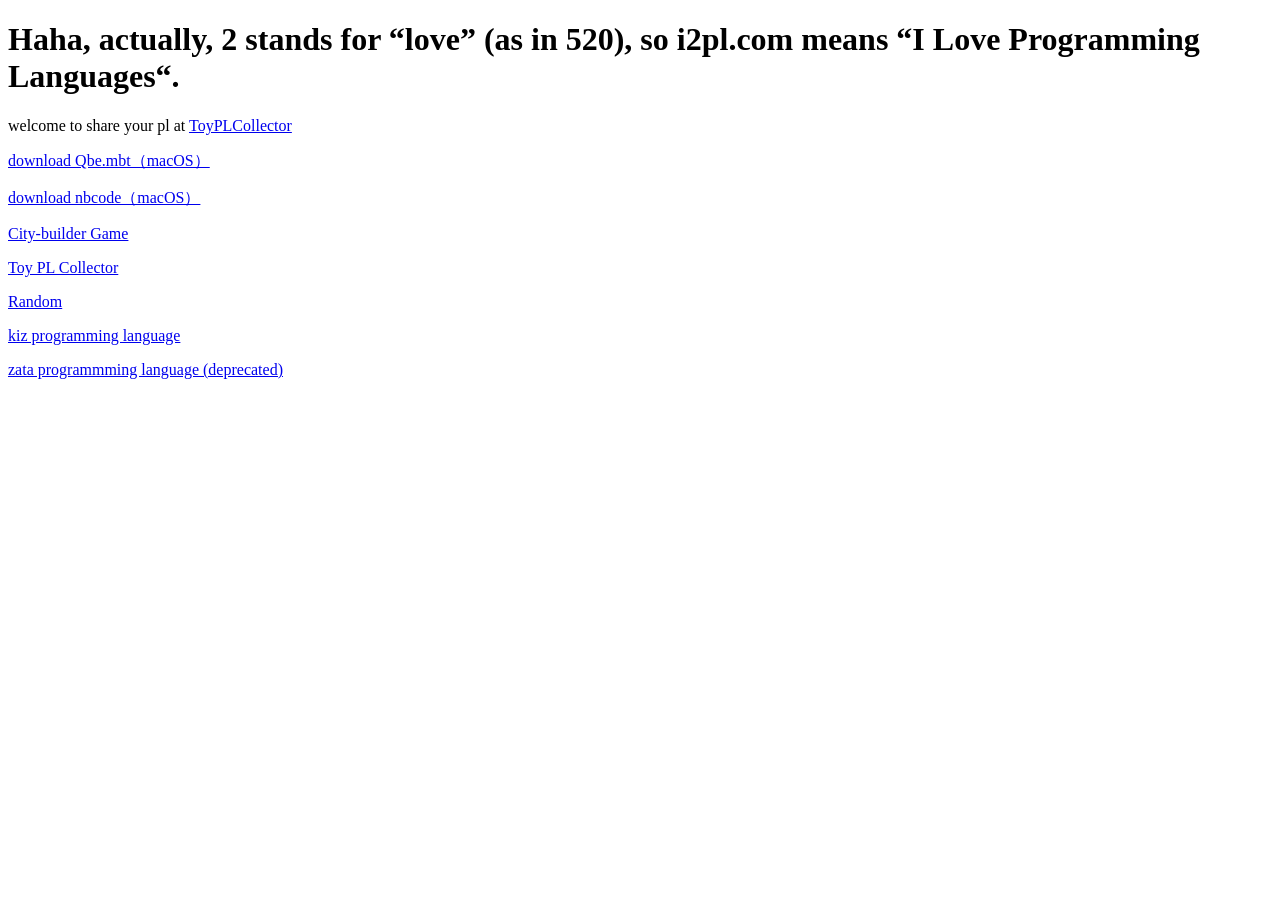
<file: index.html>
<!DOCTYPE html>
<html lang="zh-CN">
<head>
    <meta charset="UTF-8">
    <title>i2pl</title>
</head>
<body>
    <h1>Haha, actually, 2 stands for “love” (as in 520), so i2pl.com means “I Love Programming Languages“.</h1>
    
    <p>welcome to share your pl at <a href="https://coll.i2pl.com"> ToyPLCollector</a></p>
    
    <p><a href="install-qbe-mbt.sh"> download Qbe.mbt（macOS）</a></p>
    <p><a href="download-nbcode.html"> download nbcode（macOS）</a></p>
    <p><a href="cbgame.html"> City-builder Game </a></p>
    <p><a href="https://coll.i2pl.com"> Toy PL Collector</a></p>
    <p><a href="https://random.i2pl.com"> Random</a></p>
    <p><a href="https://kiz.i2pl.com"> kiz programming language</a></p>
    <p><a href="https://zata.i2pl.com"> zata programmming language (deprecated)</a></p>
    
</body>
</html>
</file>
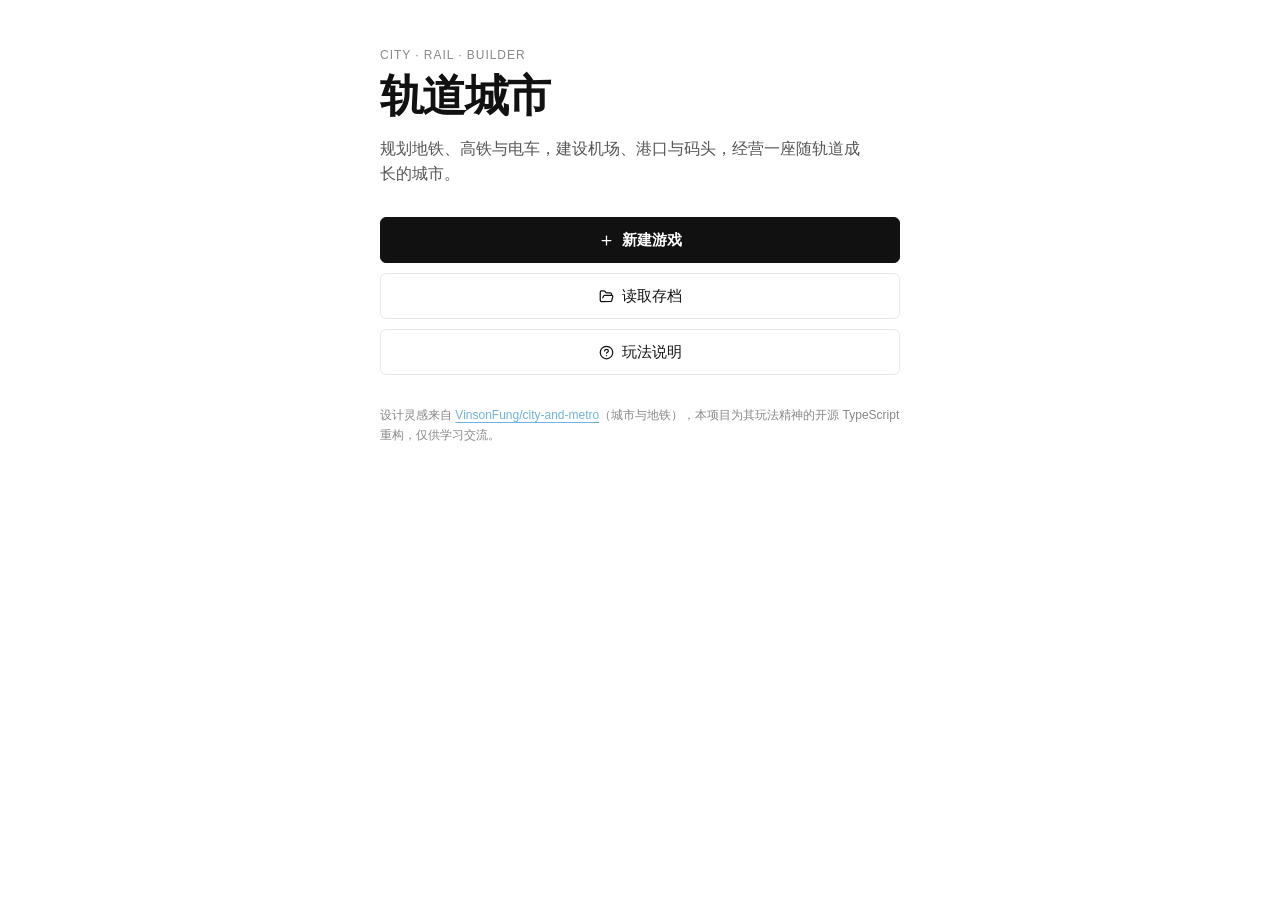
<file: cbgame.html>
<!DOCTYPE html>
<html lang="zh-CN">
<head>
  <meta charset="UTF-8" />
  <meta name="viewport" content="width=device-width, initial-scale=1.0, maximum-scale=1.0, user-scalable=no, viewport-fit=cover" />
  <meta name="theme-color" content="#ffffff" />
  <link rel="icon" href="./cbgame-assets/icon.svg" type="image/svg+xml" />
  <link rel="manifest" href="./cbgame-assets/manifest.webmanifest" />
  <title>轨道城市</title>
  <script type="module" crossorigin src="./cbgame-assets/index-Bnr8bkUw.js"></script>
  <link rel="stylesheet" crossorigin href="./cbgame-assets/index-BnZEUa3I.css">
</head>
<body>
  <canvas id="map"></canvas>
  <div id="app"></div>
</body>
</html>
</file>
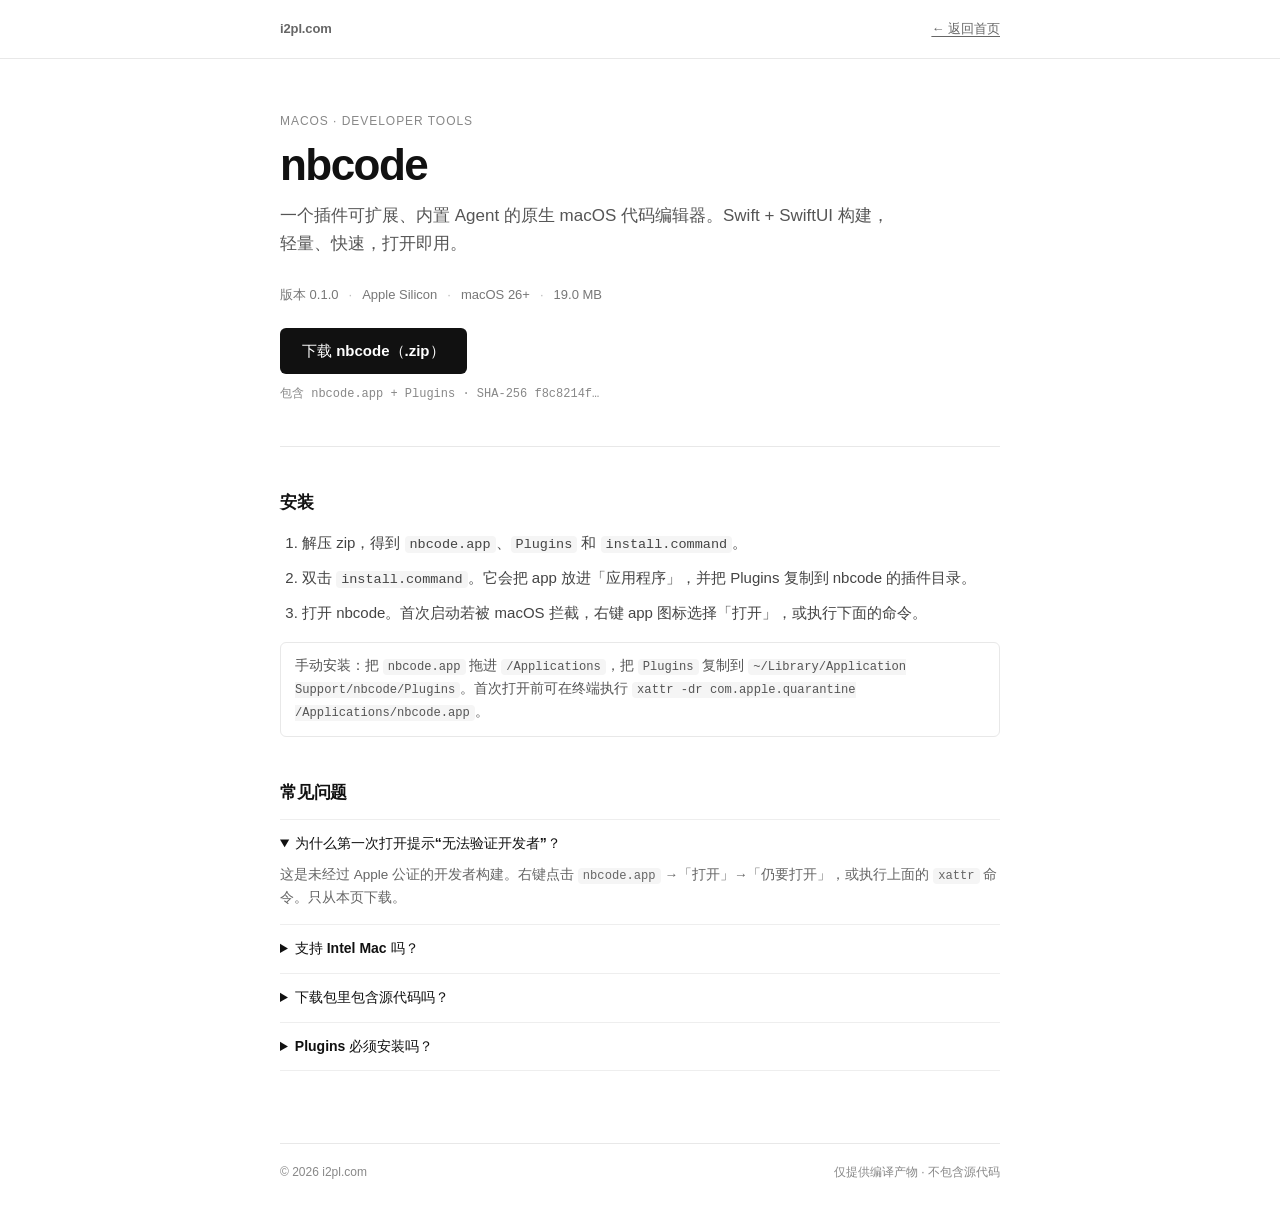
<file: download-nbcode.html>
<!DOCTYPE html>
<html lang="zh-CN">
<head>
<meta charset="UTF-8">
<meta name="viewport" content="width=device-width, initial-scale=1">
<meta name="color-scheme" content="light">
<title>下载 nbcode · i2pl.com</title>
<meta name="description" content="下载 nbcode —— 一个插件可扩展、内置 Agent 的原生 macOS 代码编辑器。">
<meta property="og:title" content="下载 nbcode">
<meta property="og:description" content="插件可扩展、内置 Agent 的原生 macOS 代码编辑器。">
<meta property="og:type" content="website">
<style>
  * { box-sizing: border-box; }
  html { scroll-behavior: smooth; }
  body {
    margin: 0;
    background: #fff;
    color: #111;
    font: 15px/1.7 -apple-system, BlinkMacSystemFont, "SF Pro Text", "PingFang SC", "Hiragino Sans GB", sans-serif;
    -webkit-font-smoothing: antialiased;
  }
  a { color: #111; text-underline-offset: 3px; }
  a:hover { color: #000; }
  .wrap { width: min(720px, calc(100% - 40px)); margin: 0 auto; }
  header { border-bottom: 1px solid #e8e8e8; }
  .nav {
    display: flex; align-items: center; justify-content: space-between;
    gap: 16px; padding: 18px 0; font-size: 13px;
  }
  .nav .brand { font-weight: 600; text-decoration: none; letter-spacing: -.01em; }
  .nav a { color: #666; }
  .nav a:hover { color: #111; }
  main { padding: 52px 0 72px; }
  .kicker { font-size: 12px; letter-spacing: .08em; text-transform: uppercase; color: #888; margin: 0 0 10px; }
  h1 { font-size: 44px; line-height: 1.1; letter-spacing: -.035em; font-weight: 650; margin: 0 0 12px; }
  .lead { font-size: 17px; line-height: 1.65; color: #555; margin: 0 0 26px; max-width: 620px; }
  .meta { display: flex; flex-wrap: wrap; align-items: center; gap: 4px 10px; color: #777; font-size: 13px; margin-bottom: 22px; }
  .meta span:not(:last-child)::after { content: "·"; margin-left: 10px; color: #bbb; }
  .download {
    display: inline-flex; align-items: center; justify-content: center;
    min-height: 46px; padding: 10px 22px;
    background: #111; color: #fff; text-decoration: none;
    border-radius: 6px; font-size: 15px; font-weight: 550;
  }
  .download:hover { background: #000; color: #fff; }
  .fine { margin-top: 10px; color: #888; font-size: 12px; font-family: ui-monospace, SFMono-Regular, Menlo, monospace; overflow-wrap: anywhere; }
  .rule { border: 0; border-top: 1px solid #e8e8e8; margin: 42px 0; }
  h2 { font-size: 17px; font-weight: 600; letter-spacing: -.01em; margin: 0 0 12px; }
  section + section { margin-top: 42px; }
  ol { margin: 0; padding-left: 22px; color: #444; }
  ol li { margin: 8px 0; }
  code {
    font-family: ui-monospace, SFMono-Regular, Menlo, monospace;
    font-size: .9em; background: #f5f5f5; border-radius: 4px;
    padding: 1px 5px; overflow-wrap: anywhere; word-break: break-word;
  }
  .note {
    margin-top: 16px; padding: 12px 14px;
    border: 1px solid #e8e8e8; border-radius: 6px;
    color: #555; font-size: 13.5px;
  }
  .faq { border-top: 1px solid #eee; }
  details { border-bottom: 1px solid #eee; padding: 12px 0; }
  summary { cursor: pointer; font-weight: 550; font-size: 14px; }
  details p { margin: 8px 0 2px; color: #666; font-size: 13.5px; }
  footer {
    border-top: 1px solid #e8e8e8; padding: 18px 0 32px;
    color: #888; font-size: 12px;
    display: flex; justify-content: space-between; gap: 10px; flex-wrap: wrap;
  }
  @media (max-width: 560px) {
    main { padding-top: 38px; }
    h1 { font-size: 36px; }
    .lead { font-size: 16px; }
    .download { width: 100%; }
  }
</style>
</head>
<body>
<header>
  <div class="wrap nav">
    <a class="brand" href="/">i2pl.com</a>
    <a href="/">← 返回首页</a>
  </div>
</header>

<main class="wrap">
  <p class="kicker">macOS · Developer Tools</p>
  <h1>nbcode</h1>
  <p class="lead">一个插件可扩展、内置 Agent 的原生 macOS 代码编辑器。Swift + SwiftUI 构建，轻量、快速，打开即用。</p>

  <div class="meta">
    <span>版本 0.1.0</span>
    <span>Apple Silicon</span>
    <span>macOS 26+</span>
    <span>19.0 MB</span>
  </div>

  <a class="download" href="downloads/nbcode-macos.zip" download>下载 nbcode（.zip）</a>
  <p class="fine" title="f8c8214ffb4304a9793669a48e6805b34c972f22024f7091608a38973a4909d4">包含 nbcode.app + Plugins · SHA-256 f8c8214f…</p>

  <hr class="rule">

  <section>
    <h2>安装</h2>
    <ol>
      <li>解压 zip，得到 <code>nbcode.app</code>、<code>Plugins</code> 和 <code>install.command</code>。</li>
      <li>双击 <code>install.command</code>。它会把 app 放进「应用程序」，并把 Plugins 复制到 nbcode 的插件目录。</li>
      <li>打开 nbcode。首次启动若被 macOS 拦截，右键 app 图标选择「打开」，或执行下面的命令。</li>
    </ol>
    <div class="note">
      手动安装：把 <code>nbcode.app</code> 拖进 <code>/Applications</code>，把 <code>Plugins</code> 复制到
      <code>~/Library/Application Support/nbcode/Plugins</code>。首次打开前可在终端执行
      <code>xattr -dr com.apple.quarantine /Applications/nbcode.app</code>。
    </div>
  </section>

  <section>
    <h2>常见问题</h2>
    <div class="faq">
      <details open>
        <summary>为什么第一次打开提示“无法验证开发者”？</summary>
        <p>这是未经过 Apple 公证的开发者构建。右键点击 <code>nbcode.app</code> →「打开」→「仍要打开」，或执行上面的 <code>xattr</code> 命令。只从本页下载。</p>
      </details>
      <details>
        <summary>支持 Intel Mac 吗？</summary>
        <p>当前构建是 Apple Silicon（arm64），需要 macOS 26 或更高版本。Intel 版本暂未提供。</p>
      </details>
      <details>
        <summary>下载包里包含源代码吗？</summary>
        <p>不包含。这里只分发编译好的应用与插件资源：<code>nbcode.app</code>、<code>Plugins</code> 和安装脚本。</p>
      </details>
      <details>
        <summary>Plugins 必须安装吗？</summary>
        <p>建议安装。没有插件时仍可打开文件，但语言高亮、Git 面板、终端、Agent 工具等能力会缺失。</p>
      </details>
    </div>
  </section>
</main>

<footer class="wrap">
  <span>© <span id="year">2026</span> i2pl.com</span>
  <span>仅提供编译产物 · 不包含源代码</span>
</footer>
<script>
  document.getElementById('year').textContent = new Date().getFullYear();
</script>
</body>
</html>
</file>
<file: cbgame-assets/index-BnZEUa3I.css>
*{box-sizing:border-box;-webkit-tap-highlight-color:transparent}:root{--ink:#111;--muted:#666;--faint:#888;--line:#e8e8e8;--paper:#fff;--code-bg:#f5f5f5;--mono:ui-monospace, SFMono-Regular, Menlo, Consolas, monospace}html,body{height:100%;color:var(--ink);overscroll-behavior:none;touch-action:none;-webkit-font-smoothing:antialiased;background:#f7f6f3;margin:0;padding:0;font-family:-apple-system,BlinkMacSystemFont,SF Pro Text,PingFang SC,Hiragino Sans GB,sans-serif;overflow:hidden}#map{background:#f7f6f3;width:100%;height:100%;display:block;position:fixed;inset:0}#app{pointer-events:none;position:fixed;inset:0}#app>*{pointer-events:auto}button{cursor:pointer;color:var(--ink);background:var(--paper);border:none;border-radius:6px;font-family:inherit}button:active{opacity:.75}#hud-top{padding:calc(env(safe-area-inset-top,0px) + 6px) 8px 4px;pointer-events:none;flex-direction:column;gap:4px;display:flex;position:absolute;top:0;left:0;right:0}#hud-top>*{pointer-events:auto}.hud-row{scrollbar-width:none;flex-wrap:nowrap;align-items:center;gap:5px;display:flex;overflow-x:auto}.hud-row::-webkit-scrollbar{display:none}.pill{-webkit-backdrop-filter:blur(8px);backdrop-filter:blur(8px);white-space:nowrap;border:1px solid var(--line);color:var(--ink);background:#ffffffeb;border-radius:6px;align-items:center;gap:5px;padding:5px 10px;font-size:12.5px;display:flex}.pill b{font-weight:600;font-family:var(--mono);font-size:12px}.pill .neg{color:#c62828}.pill svg{color:#444}#btn-menu{border:1px solid var(--line);background:#ffffffeb;flex:none;justify-content:center;align-items:center;width:34px;height:30px;display:inline-flex}.speed-btn{border:1px solid var(--line);min-width:34px;height:30px;font-size:12px;font-family:var(--mono);color:#444;background:#ffffffeb;flex:none;justify-content:center;align-items:center;gap:3px;padding:0 8px;display:inline-flex}.speed-btn.on{background:var(--ink);border-color:var(--ink);color:#fff}.speed-btn.on svg{color:#fff}.speed-btn.jump{color:var(--muted);text-underline-offset:3px;-webkit-text-decoration:underline #ccc;text-decoration:underline #ccc}.goal-chip{text-overflow:ellipsis;max-width:158px;overflow:hidden}.goal-chip svg{color:var(--ink)}.date-pill{font-size:12.5px;font-weight:600;font-family:var(--mono)}.ic-wrap{line-height:0}#toolbar{left:50%;bottom:calc(env(safe-area-inset-bottom,0px) + 10px);-webkit-backdrop-filter:blur(10px);backdrop-filter:blur(10px);border:1px solid var(--line);scrollbar-width:none;background:#fffffff0;border-radius:10px;gap:2px;max-width:calc(100vw - 12px);padding:4px;display:flex;position:absolute;overflow-x:auto;transform:translate(-50%);box-shadow:0 1px 8px #0000000f}#toolbar::-webkit-scrollbar{display:none}.tool-btn{width:56px;height:54px;color:var(--muted);background:0 0;border-radius:7px;flex-direction:column;flex:none;justify-content:center;align-items:center;gap:2px;font-size:11px;display:flex}.tool-btn .ico{color:var(--ink);line-height:0}.tool-btn.on{background:var(--ink);color:#fff}.tool-btn.on .ico{color:#fff}#draft-bar{left:50%;bottom:calc(env(safe-area-inset-bottom,0px) + 76px);border:1px solid var(--line);-webkit-backdrop-filter:blur(10px);backdrop-filter:blur(10px);background:#fffffff7;border-radius:8px;flex-direction:column;align-items:stretch;gap:6px;min-width:230px;max-width:calc(100vw - 20px);padding:12px 14px;display:none;position:absolute;transform:translate(-50%);box-shadow:0 2px 12px #00000014}#draft-bar.show{display:flex}#draft-title{text-align:center;font-size:14px;font-weight:600}#draft-cost{text-align:center;font-size:15px;font-weight:600;font-family:var(--mono)}#draft-items{color:var(--faint);text-align:center;max-width:260px;font-size:11.5px;font-family:var(--mono)}#draft-warn{color:#c62828;text-align:center;font-size:11.5px}.draft-btns{gap:6px;display:flex}.draft-btns button{border-radius:6px;flex:1;height:40px;font-size:14px}.btn-primary{font-weight:600;background:var(--ink)!important;color:#fff!important;border:1px solid var(--ink)!important}.btn-primary svg{color:#fff}.btn-ghost{background:var(--paper)!important;border:1px solid var(--line)!important;color:var(--ink)!important}.btn-ghost:disabled{opacity:.4}#sheet{background:var(--paper);border-top:1px solid var(--line);max-height:62vh;padding-bottom:env(safe-area-inset-bottom,0px);z-index:30;flex-direction:column;transition:transform .22s;display:flex;position:absolute;bottom:0;left:0;right:0;transform:translateY(105%);box-shadow:0 -2px 16px #0000000f}#sheet.show{transform:translateY(0)}#sheet-grab{background:#ddd;border-radius:2px;flex:none;width:36px;height:3px;margin:8px auto 2px}#sheet-title{letter-spacing:-.01em;justify-content:space-between;align-items:center;padding:4px 16px 8px;font-size:14.5px;font-weight:600;display:flex}#sheet-close{background:var(--code-bg);border-radius:6px;justify-content:center;align-items:center;width:30px;height:30px;display:inline-flex}#sheet-body{-webkit-overflow-scrolling:touch;padding:0 16px 16px;overflow-y:auto}.stat-row{border-bottom:1px solid #eee;justify-content:space-between;align-items:center;gap:8px;padding:9px 2px;font-size:13.5px;display:flex}.stat-row .grow{text-overflow:ellipsis;white-space:nowrap;flex:1;min-width:0;overflow:hidden}.stat-row .grow div{white-space:normal}.stat-row b{font-family:var(--mono);font-size:12.5px;font-weight:600}.dot{border-radius:3px;flex:none;width:10px;height:10px;margin-right:7px;display:inline-block}.muted{color:var(--faint);font-size:12px}.seg-tabs{flex-wrap:wrap;gap:6px;margin:10px 0;display:flex}.seg-tabs button{background:var(--paper);border:1px solid var(--line);border-radius:6px;padding:6px 14px;font-size:13px}.seg-tabs button.on{background:var(--ink);border-color:var(--ink);color:#fff}input[type=range]{width:100%;accent-color:var(--ink)}input[type=text],select{background:var(--paper);border:1px solid var(--line);color:var(--ink);border-radius:6px;width:100%;padding:8px 10px;font-family:inherit;font-size:14px}.form-row{align-items:center;gap:10px;padding:8px 0;font-size:13.5px;display:flex}.form-row label{width:74px;color:var(--muted);flex:none}.goal-row .goal-ic{background:var(--code-bg);width:22px;height:22px;color:var(--faint);border-radius:4px;flex:none;justify-content:center;align-items:center;display:inline-flex}.goal-row.current .goal-ic{background:var(--ink);color:#fff}.goal-row.done .goal-ic{color:#fff;background:#2e7d32}.goal-row.done{opacity:.55}.goal-row.current{border-left:2px solid var(--ink);padding-left:8px}.news-row .goal-ic{background:var(--code-bg);width:20px;height:20px;color:var(--faint);border-radius:4px;flex:none;justify-content:center;align-items:center;display:inline-flex}#screen{z-index:50;background:var(--paper);-webkit-overflow-scrolling:touch;padding:calc(env(safe-area-inset-top,0px) + 18px) 18px calc(env(safe-area-inset-bottom,0px) + 24px);display:none;position:absolute;inset:0;overflow-y:auto}#screen.show{display:block}.screen-card{max-width:520px;margin:0 auto}.kicker{letter-spacing:.08em;text-transform:uppercase;color:var(--faint);margin:30px 0 10px;font-size:12px}h1.title{letter-spacing:-.035em;margin:0 0 10px;font-size:44px;font-weight:650;line-height:1.1}.subtitle{color:#555;max-width:480px;margin-bottom:30px;font-size:15.5px;line-height:1.65}.menu-btn{background:var(--paper);border:1px solid var(--line);text-align:center;width:100%;min-height:46px;color:var(--ink);border-radius:6px;justify-content:center;align-items:center;gap:8px;margin:10px 0;padding:11px 22px;font-size:15px;font-weight:550;display:flex}.menu-btn.primary{background:var(--ink);color:#fff;border-color:var(--ink);font-weight:600}.menu-btn.primary svg{color:#fff}.menu-btn:hover{border-color:#bbb}.menu-btn.primary:hover{background:#000}.credit{color:var(--faint);margin-top:34px;font-size:12px;line-height:1.7}.credit a{color:var(--ink);text-underline-offset:3px}.map-card{background:var(--paper);border:1px solid var(--line);cursor:pointer;border-radius:8px;align-items:center;gap:12px;margin:8px 0;padding:12px;display:flex}.map-card:hover{border-color:#bbb}.map-card.on{border-color:var(--ink);box-shadow:inset 0 0 0 1px var(--ink)}.map-thumb{background-size:cover;border-radius:4px;flex:none;width:84px;height:60px}.map-info{flex:1;min-width:0}.map-info b{font-size:14.5px}.map-info .muted{margin-top:3px}.screen-actions{gap:10px;margin-top:18px;display:flex}.screen-actions button{border-radius:6px;flex:1;padding:12px;font-size:15px}.back-btn{background:var(--paper);border:1px solid var(--line);margin-bottom:10px;padding:8px 14px;font-size:14px}h2.sec{letter-spacing:-.01em;margin:20px 0 8px;font-size:15px;font-weight:600}hr.rule{border:0;border-top:1px solid var(--line);margin:24px 0}.save-slot{background:var(--paper);border:1px solid var(--line);border-radius:8px;align-items:center;gap:12px;margin:8px 0;padding:10px;display:flex}.save-thumb{background:var(--code-bg) center/cover;border-radius:4px;flex:none;width:74px;height:52px}.save-info{flex:1;min-width:0}.save-info b{font-size:14px;display:block}.save-info .muted{font-size:11.5px;font-family:var(--mono)}.save-ops{flex-direction:column;gap:5px;display:flex}.save-ops button{background:var(--paper);border:1px solid var(--line);border-radius:6px;padding:6px 12px;font-size:12px}#toast{top:calc(env(safe-area-inset-top,0px) + 84px);background:var(--ink);color:#fff;z-index:60;text-align:center;border-radius:6px;max-width:86vw;padding:9px 16px;font-size:13px;display:none;position:absolute;left:50%;transform:translate(-50%)}#jump-mask{z-index:45;pointer-events:none;-webkit-backdrop-filter:blur(2px);backdrop-filter:blur(2px);background:#fff9;flex-direction:column;justify-content:center;align-items:center;gap:10px;display:none;position:absolute;inset:0}#jump-mask.show{display:flex}#jump-bar{background:#e8e8e8;border-radius:3px;width:46%;height:6px;overflow:hidden}#jump-fill{background:var(--ink);width:0%;height:100%}#jump-label{color:var(--ink);font-size:13px;font-family:var(--mono)}@media (min-width:760px){#toolbar{bottom:calc(env(safe-area-inset-bottom,0px) + 14px)}#sheet{border-radius:10px 10px 0 0;width:440px;left:50%;right:auto;transform:translate(-50%,105%)}#sheet.show{transform:translate(-50%)}}
</file>
